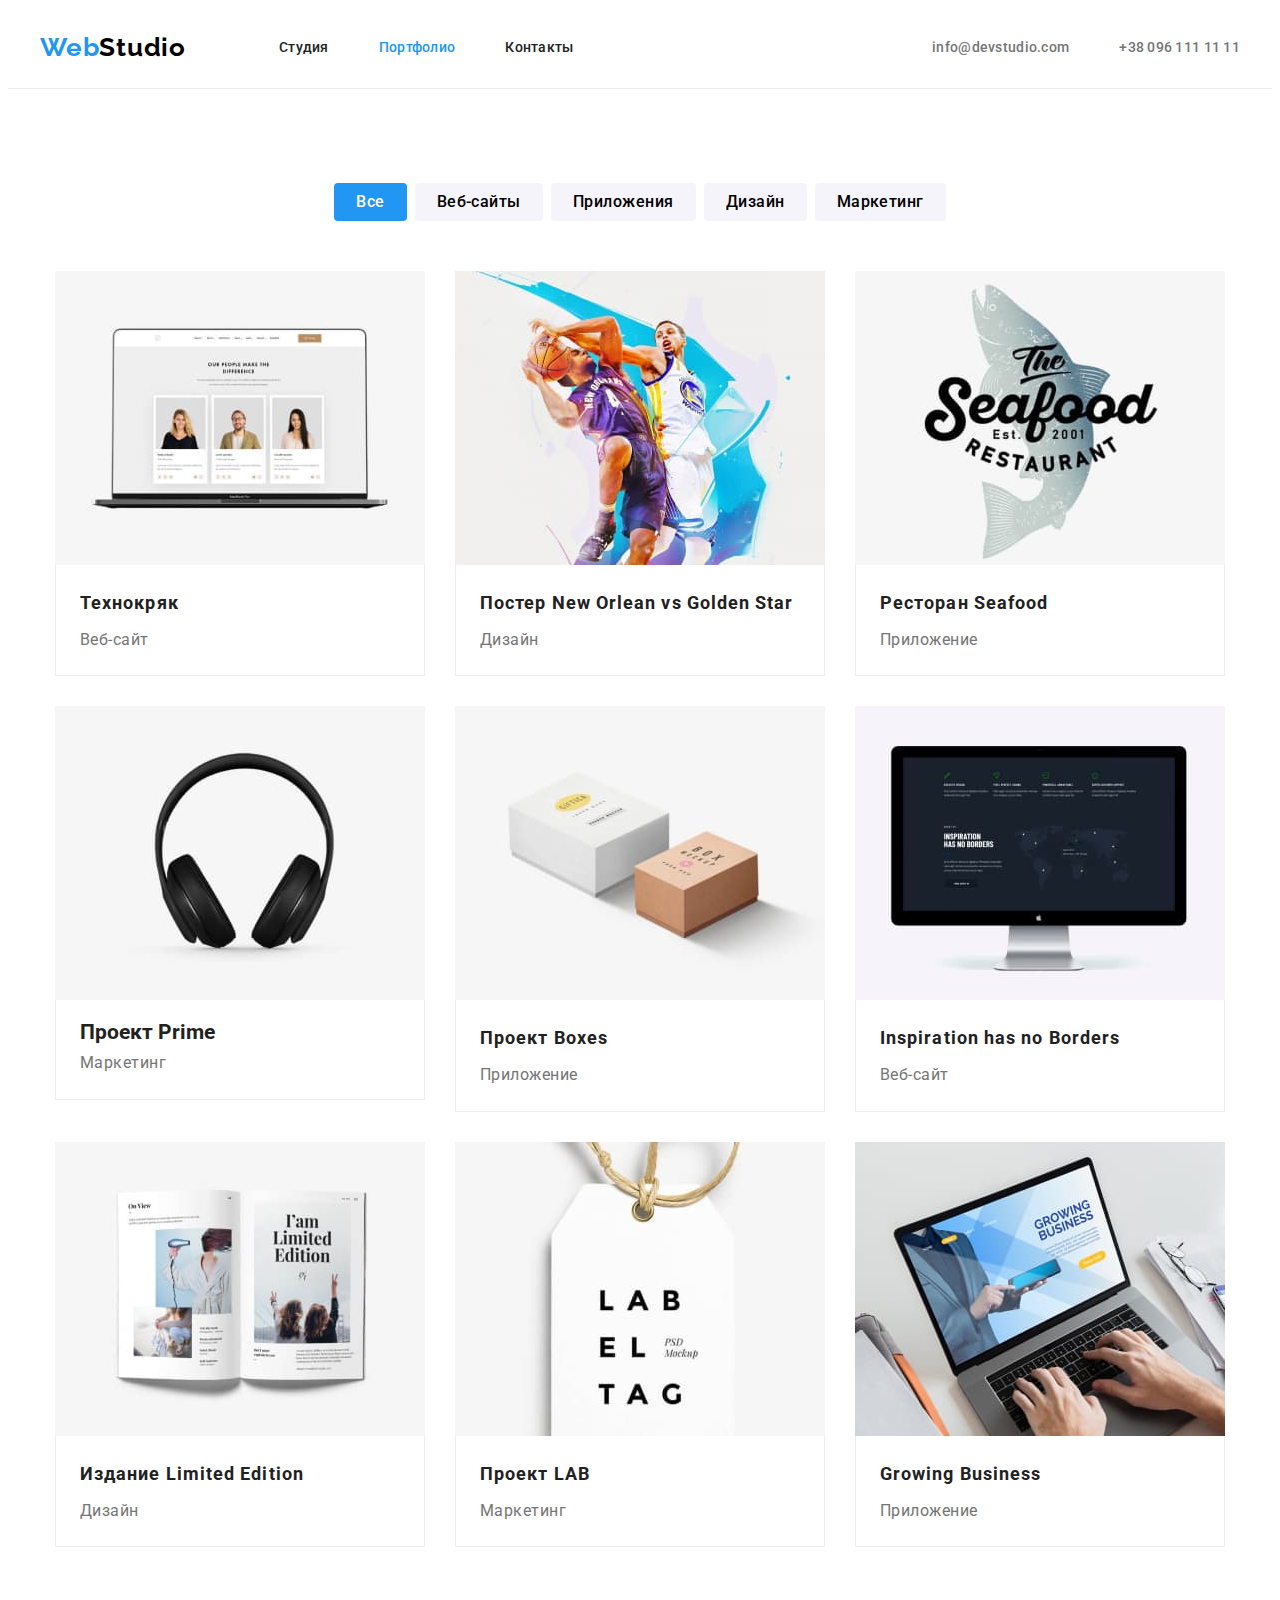
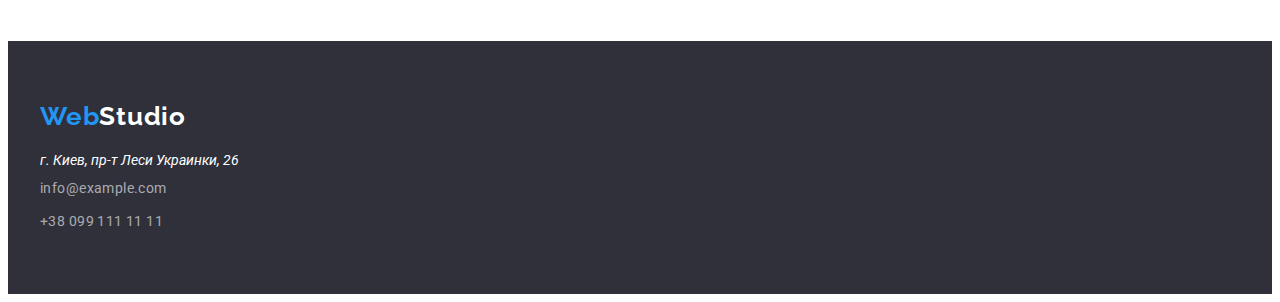
<file: portfolio.html>
<!DOCTYPE html>
<html lang="ru">
    <head>
        <meta charset="UTF-8" />
        <meta http-equiv="X-UA-Compatible" content="IE=edge" />
        <meta name="viewport" content="width=device-width, initial-scale=1.0" />
        <title>Portfolio</title>
        <link rel="preconnect" href="https://fonts.googleapis.com" />
        <link rel="preconnect" href="https://fonts.gstatic.com" crossorigin />
        <link
            href="https://fonts.googleapis.com/css2?family=Raleway:wght@700&family=Roboto:wght@400;500;700;900&display=swap"
            rel="stylesheet"
        />
        <link
            rel="stylesheet"
            href="https://cdnjs.cloudflare.com/ajax/libs/modern-normalize/1.1.0/modern-normalize.min.css"
            integrity="sha512-wpPYUAdjBVSE4KJnH1VR1HeZfpl1ub8YT/NKx4PuQ5NmX2tKuGu6U/JRp5y+Y8XG2tV+wKQpNHVUX03MfMFn9Q=="
            crossorigin="anonymous"
            referrerpolicy="no-referrer"
        />
        <link rel="stylesheet" href="./css/styles.css" />
    </head>
    <body>
        <header class="page-header">
            <div class="container header-list">
                <nav class="header-nav">
                    <a lang="en" href="./index.html" class="logo logo-header"
                        ><span class="logo-blue">Web</span>Studio</a
                    >

                    <ul class="site-nav list">
                        <li class="item"><a href="./index.html" class="link">Студия</a></li>
                        <li class="current item">
                            <a href="./portfolio.html" class="link">Портфолио</a>
                        </li>
                        <li class="item"><a href="" class="link">Контакты</a></li>
                    </ul>
                </nav>
                <ul class="adress list">
                    <li class="items">
                        <a href="mailto:info@devstudio.com" class="adress-link header-link"
                            >info@devstudio.com</a
                        >
                    </li>

                    <li class="items">
                        <a href="tel:+380961111111" class="adress-link header-link"
                            >+38 096 111 11 11</a
                        >
                    </li>
                </ul>
            </div>
        </header>
        <main>
            <section class="section">
                <div class="container">
                    <h1 class="visually-hidden">Portfolio</h1>
                    <ul class="portfolio-buttons list">
                        <li class="button-item">
                            <button type="button" class="portfolio-button filter-current">
                                Все
                            </button>
                        </li>
                        <li class="button-item">
                            <button type="button" class="portfolio-button">Веб-сайты</button>
                        </li>
                        <li class="button-item">
                            <button type="button" class="portfolio-button">Приложения</button>
                        </li>
                        <li class="button-item">
                            <button type="button" class="portfolio-button">Дизайн</button>
                        </li>
                        <li class="button-item">
                            <button type="button" class="portfolio-button">Маркетинг</button>
                        </li>
                    </ul>

                    <ul class="portfolio-list list">
                        <li class="portfolio-card">
                            <a href="#" class="portfolio-card-link">
                                <img
                                src="./images/portfolio/portfolio-1.jpg"
                                class="portfolio-img"
                                alt="открытый ноутбук"
                                width="370"
                                height="294"
                            />

                                <div class="card-item">
                                    <h2 class="portfolio-title list">Технокряк</h2>
                                    <p class="portfolio-text list">Веб-сайт</p>
                                </div>
                            </a>
                        </li>

                        <li class="portfolio-card">
                            <a href="#" class="portfolio-card-link">
                                <img
                                src="./images/portfolio/portfolio-2.jpg"
                                class="portfolio-img"
                                alt="баскетболисты с мячом"
                                width="370"
                                height="294"
                            />
                                <div class="card-item">
                                    <h2 class="portfolio-title list">
                                        Постер <span lang="en">New Orlean vs Golden Star</span>
                                    </h2>
                                    <p class="portfolio-text list">Дизайн</p>
                                </div>
                            </a>
                        </li>

                        <li class="portfolio-card">
                            <a href="#" class="portfolio-card-link">
                                <img
                                src="./images/portfolio/portfolio-3.jpg"
                                class="portfolio-img"
                                alt="название ресторана Seafood на изображении рыбы"
                                width="370"
                                height="294"
                            />
                                <div class="card-item">
                                    <h2 class="portfolio-title list">Ресторан Seafood</h2>
                                    <p class="portfolio-text list">Приложение</p>
                                </div>
                            </a>
                        </li>

                        <li class="portfolio-card">
                            <a href="#" class="portfolio-card-link">
                                <img
                                src="./images/portfolio/portfolio-4.jpg"
                                class="portfolio-img"
                                alt="наушники"
                                width="370"
                                height="294"
                            />
                                <div class="card-item">
                                    <h2 class="portfolio- list">Проект Prime</h2>
                                    <p class="portfolio-text list">Маркетинг</p>
                                </div>
                            </a>
                        </li>

                        <li class="portfolio-card">
                            <a href="#" class="portfolio-card-link">
                                <img
                                src="./images/portfolio/portfolio-5.jpg"
                                class="portfolio-img"
                                alt="две картонные коробки"
                                width="370"
                                height="294"
                            />
                                <div class="card-item">
                                    <h2 class="portfolio-title list">Проект Boxes</h2>
                                    <p class="portfolio-text list">Приложение</p>
                                </div>
                            </a>
                        </li>

                        <li class="portfolio-card">
                            <a href="#" class="portfolio-card-link">
                                <img
                                src="./images/portfolio/portfolio-6.jpg"
                                class="portfolio-img"
                                alt="монитор с изображением сайта"
                                width="370"
                                height="294"
                            />
                                <div class="card-item">
                                    <h2 class="portfolio-title list">Inspiration has no Borders</h2>
                                    <p class="portfolio-text list">Веб-сайт</p>
                                </div>
                            </a>
                        </li>

                        <li class="portfolio-card">
                            <a href="#" class="portfolio-card-link">
                                <img
                                src="./images/portfolio/portfolio-7.jpg"
                                class="portfolio-img"
                                alt="открытая книга с картинками лимитед едишен"
                                width="370"
                                height="294"
                            />
                                <div class="card-item">
                                    <h2 class="portfolio-title list">Издание Limited Edition</h2>
                                    <p class="portfolio-text list">Дизайн</p>
                                </div>
                            </a>
                        </li>

                        <li class="portfolio-card">
                            <a href="#" class="portfolio-card-link">
                                <img
                                src="./images/portfolio/portfolio-8.jpg"
                                class="portfolio-img"
                                alt="бирка с надписью лаб ел тег"
                                width="370"
                                height="294"
                            />
                                <div class="card-item">
                                    <h2 class="portfolio-title list">Проект LAB</h2>
                                    <p class="portfolio-text list">Маркетинг</p>
                                </div>
                            </a>
                        </li>

                        <li class="portfolio-card">
                            <a href="#" class="portfolio-card-link">
                                <img
                                src="./images/portfolio/portfolio-9.jpg"
                                class="portfolio-img"
                                alt="открытый ноутбук с изображением Растущий бизнес"
                                width="370"
                                height="294"
                            />

                                <div class="card-item">
                                    <h2 class="portfolio-title list">Growing Business</h2>
                                    <p class="portfolio-text list">Приложение</p>
                                </div>
                            </a>
                        </li>
                    </ul>
                </div>
            </section>
        </main>

        <footer class="footer list">
            <div class="container footer-list-item">
                <div class="footer-adress-item">
                    <a lang="en" href="./index.html" class="logo logo-footer"
                    ><span class="logo-blue">Web</span>Studio</a
                >
                <address class="list">
                    <a class="footer-adress" href="https://goo.gl/maps/f1McvQRz6KP4o4kd8" target="_blank" rel="noreferrer noopener">г. Киев, пр-т Леси Украинки, 26</a>
                    <ul class="list">
                        <li class="footer-list">
                            <a href="mailto:info@example.com" class="adress-link footer-link"
                                >info@example.com</a
                            >
                        </li>

                        <li class="footer-list">
                            <a href="tel:+380991111111" class="adress-link footer-link"
                                >+38 099 111 11 11</a
                            >
                        </li>
                    </ul>
                </address>
                </div>

            </div>
        </footer>
    </body>
</html>
</file>
<file: css/styles.css>
:root {
    --primary-text-color: #212121;
    --title-text-color: #757575;
    --accent-color: #2196f3;
    --white-text-color: #ffffff;
    --logo-text-color: #000000;
    --background-color-grey: #2f303a;
    --background-color-white: #f5f4fa;
    --footer-link-color: rgba(255, 255, 255, 0.6);
    --border-clients-color: #AFB1B8;
    --soc-link-icon-bg-color:rgba(255, 255, 255, 0.1);
}

h1,
h2,
h3,
h4,
h5,
h6,
p {
    margin-top: 0;
}

.list {
    padding: 0;
    margin: 0;
    list-style: none;
}

body {
    font-family: 'Roboto', sans-serif;
    color: var(--primary-text-color);
    background-color: var(--white-text-color);
    font-size: 14px;
}

.container {
    width: 1200px;
    margin-left: auto;
    margin-right: auto;
    padding-left: 15px;
    padding-right: 15px;
}

/* -------------------------------хэдэр------------------------------- */

.page-header {
    border-bottom: 1px solid #ececec;
}

.current {
    color: var(--accent-color);
}

.header-list {
    display: flex;
    align-items: center;
}

.hero-section {
    padding-top: 200px;
    padding-bottom: 200px;
    text-align: center;
    background-color: var(--background-color-grey);
    max-width: 1600px;
    height: 600px;
    margin-left: auto;
    margin-right: auto;
}

.logo {
    font-family: 'Raleway', sans-serif;
    font-weight: 700;
    font-size: 26px;
    line-height: 1.2;
    letter-spacing: 0.03em;
    color: var(--logo-text-color);
    text-decoration: none;
}

.logo-header {
    padding-bottom: 25px;
    padding-top: 24px;
    margin-right: 93px;
}

.logo-blue {
    color: var(--accent-color);
}

.section {
    padding-top: 94px;
    padding-bottom: 94px;
}

.site-nav {
    display: flex;
    font-family: 'Roboto', sans-serif;
    font-style: normal;
    font-weight: 500;
    font-size: 14px;
    line-height: 1.1;
    letter-spacing: 0.02em;
    color: var(--primary-text-color);
}

.site-nav .item {
    margin-right: 50px;
}

.site-nav .item:last-child {
    margin-right: 0;
}

.adress .items {
    margin-right: 50px;
}

.adress .items:last-child {
    margin-right: 0;
}


.adress-link {
    font-style: normal;
    font-weight: 500;
    font-size: 14px;
    line-height: 1.1;
    letter-spacing: 0.02em;
    color: var(--title-text-color);
    text-decoration: none;
    
}

.adress-link:hover,
.adress-link:focus {
    color: var(--accent-color);
    fill: currentcolor;
}


.header-link {
    display: flex;
    padding-top: 32px;
    padding-bottom: 32px;
    align-items: center;
}

.header-adress-icon {
    margin-right: 10px;
    fill: currentcolor;
}

.link {
    display: block;
    padding-top: 32px;
    padding-bottom: 32px;

    color: inherit;
    text-decoration: none;
}

.link:hover,
.link:focus {
    color: var(--accent-color);
}

.adress {
    margin-left: auto;
    display: flex;

    font-style: normal;
    font-weight: 500;
    font-size: 14px;
    line-height: 1.1;
    letter-spacing: 0.02em;
    text-decoration: none;
}

.header-nav {
    display: flex;
}

/* -------------------------------футер------------------------------- */

.footer {


    padding-top: 60px;
    padding-bottom: 60px;

    background: var(--background-color-grey);
}

.footer-list-item {
    display: flex;
    align-items: baseline;
}

.footer-adress {
    color: var(--white-text-color);
    text-decoration: none;
  }

.footer-adress:hover,
.footer-adress:focus {
  
  color: var(--accent-color);
}

.logo-footer {
    display: block;
    margin-bottom: 20px;

    color: var(--white-text-color);
}

.footer-text {
    font-style: normal;
    font-weight: 400;
    font-size: 14px;
    line-height: 1.71;
    letter-spacing: 0.03em;
    color: var(--white-text-color);
}

.footer-link {
    font-weight: 400;
    font-size: 14px;
    line-height: 1.7;
    letter-spacing: 0.03em;
    color: var(--footer-link-color);
}

.footer-list {
    margin-top: 9px;
}

/* -------------------------------студия------------------------------- */

.hero-title {
    margin-left: auto;
    margin-right: auto;

    width: 696px;
    font-weight: 900;
    font-size: 44px;
    line-height: 1.4;
    text-align: center;
    letter-spacing: 0.06em;
    text-transform: uppercase;
    color: var(--white-text-color);
}

.hero-btn {
    border: none;
    display: inline-block;
    padding-top: 11px;
    padding-right: 32px;
    padding-bottom: 9px;
    padding-left: 32px;
    margin: 0;
    margin-top: 30px;

    font-family: 'Roboto', sans-serif;
    font-weight: 700;
    font-size: 16px;
    line-height: 1.9;
    align-items: center;
    text-align: center;
    letter-spacing: 0.06em;
    color: var(--white-text-color);
    background: var(--accent-color);
    box-shadow: 0px 4px 4px rgba(0, 0, 0, 0.15);
    border-radius: 4px;
    cursor: pointer;
    min-width: 200px;
}

.hero-btn:hover {
    padding-top: 10px;
    padding-right: 32px;
    padding-bottom: 10px;
    padding-left: 32px;

    background: #188ce8;
    box-shadow: 0px 4px 4px rgba(0, 0, 0, 0.15);
    border-radius: 4px;
    outline: none;
}

.visually-hidden {
    position: absolute;
    white-space: nowrap;
    width: 1px;
    height: 1px;
    overflow: hidden;
    border: 0;
    padding: 0;
    clip: rect(0 0 0 0);
    clip-path: inset(50%);
    margin: -1px;
}

.features-list {
    display: flex;
    flex-wrap: wrap;
}


.features-list .features-item + .features-item {
    margin-left: 30px;
}

.features-title {
    margin-bottom: 10px;

    font-weight: 700;
    font-size: 14px;
    line-height: 1.1;
    letter-spacing: 0.03em;
    text-transform: uppercase;
}

.features-text {
    font-weight: 400;
    font-size: 14px;
    line-height: 1.7;
    letter-spacing: 0.03em;
    color: var(--title-text-color);
}



.features-item {
    width: 270px;
}

.features-icon-font {
    margin-bottom: 30px;

    display: flex;
    justify-content: center;
    align-items: center;
    
    width: 270px;
    height: 120px;
    background-color: var(--background-color-white);
    border-radius: 4px;
    
}


.activity {
    padding-top: 0;
}

.activity-title {
    margin-bottom: 50px;

    font-size: 36px;
    line-height: 1.2;
    text-align: center;
    letter-spacing: 0.03em;
}

.activity-item .activity-list + .activity-list {
    margin-left: 30px;
}

.activity-img {
    display: block;
}

.activity-item {
    display: flex;
}

.team {
    background-color: var(--background-color-white);
}

.team-list {
    display: flex;
}

.team-list .team-item + .team-item {
    margin-left: 30px;
}

.team-item {
    box-shadow: 0px 1px 3px rgba(0, 0, 0, 0.12), 0px 1px 1px rgba(0, 0, 0, 0.14),
        0px 2px 1px rgba(0, 0, 0, 0.2);
    border-radius: 0px 0px 4px 4px;

    background-color: var(--white-text-color);
}

.team-img {
    display: block;
}

.team-title {
    margin-bottom: 50px;

    font-size: 36px;
    line-height: 1.2;
    text-align: center;
    letter-spacing: 0.03em;
}

.team-name {
    margin-bottom: 10px;

    font-weight: 500;
    font-size: 16px;
    line-height: 1.2;
    text-align: center;
    letter-spacing: 0.03em;
}

.team-text {
    margin-bottom: 16px;

    font-weight: 400;
    font-size: 16px;
    line-height: 1.2;
    text-align: center;
    letter-spacing: 0.03em;
    color: var(--title-text-color);
}

.team-item-text {
    padding-top: 30px;
    padding-bottom: 30px;
    padding-left: 32px;
    padding-right: 32px;
}

.team-icon {
    display: flex;
    list-style: none;
    
}

.team-icon-list {
    margin-right: 10px;

    border-radius: 50%;
    
    width: 44px;
    height: 44px;
}

.team-icon-list:last-child {
    margin-right: 0;
}

.team-icon-link {
    display: flex;

    width: 100%;
    height: 100%;
    border-radius: 50%;
    justify-content: center;
    align-items: center;
    cursor: pointer;
    fill: var(--border-clients-color);
}

.team-icon-link:hover,
.team-icon-link:focus {
    background-color:var(--accent-color);
    fill:var(--white-text-color);
}






/* -------------------------------портфолио------------------------------- */

.portfolio-buttons {
    margin-bottom: 50px;
    display: flex;
    justify-content: center;

    list-style: none;
}

.portfolio-buttons .button-item + .button-item {
    margin-left: 8px;
}

.portfolio-button {
    padding: 6px 22px;
    border: none;

    border-radius: 4px;
    font-family: 'Roboto', sans-serif;
    font-style: normal;
    font-weight: 500;
    font-size: 16px;
    line-height: 1.6;
    text-align: center;
    letter-spacing: 0.03em;
    background-color: var(--background-color-white);
    cursor: pointer;
}

.portfolio-button:hover,
.portfolio-button:focus {
    color: var(--white-text-color);
    background-color: var(--accent-color);

    box-shadow: 
    0px 3px 1px rgba(0, 0, 0, 0.1), 
    0px 1px 2px rgba(0, 0, 0, 0.08), 
    0px 2px 2px rgba(0, 0, 0, 0.12);
}

.portfolio-card {
    flex-basis: calc((100% - 90px) / 3);

    margin-right: 30px;
    margin-bottom: 30px;
}

.portfolio-card:nth-child(3n) {
    margin-right: 0;
}

.portfolio-card:nth-last-child(-n + 3) {
    margin-bottom: 0;
}

.portfolio-card-link {
    display: inline-block;
    color: inherit;
    text-decoration: none;
}

.portfolio-card:hover,
.portfolio-card-link:focus {
    box-shadow: 
    0px 1px 1px rgba(0, 0, 0, 0.12),
    0px 4px 4px rgba(0, 0, 0, 0.06),
    1px 4px 6px rgba(0, 0, 0, 0.16);
    cursor: pointer;
}

.card-item {
    padding-top: 20px;
    padding-bottom: 20px;
    padding-left: 24px;
    padding-right: 24px;

    border-bottom: 1px solid #eeeeee;
    border-right: 1px solid #eeeeee;
    border-left: 1px solid #eeeeee;
}

.filter-current {
    color: var(--white-text-color);
    background-color: var(--accent-color);
}

.portfolio-list {
    display: flex;
    flex-wrap: wrap;
    justify-content: center;

    list-style: none;
}

.portfolio-title {
    font-size: 18px;
    line-height: 2;
    letter-spacing: 0.06em;
}

.portfolio-text {
    margin-top: 4px;

    font-weight: 400;
    font-size: 16px;
    line-height: 1.9;
    letter-spacing: 0.03em;
    color: var(--title-text-color);
}

.portfolio-img {
    display: block;
}
</file>
